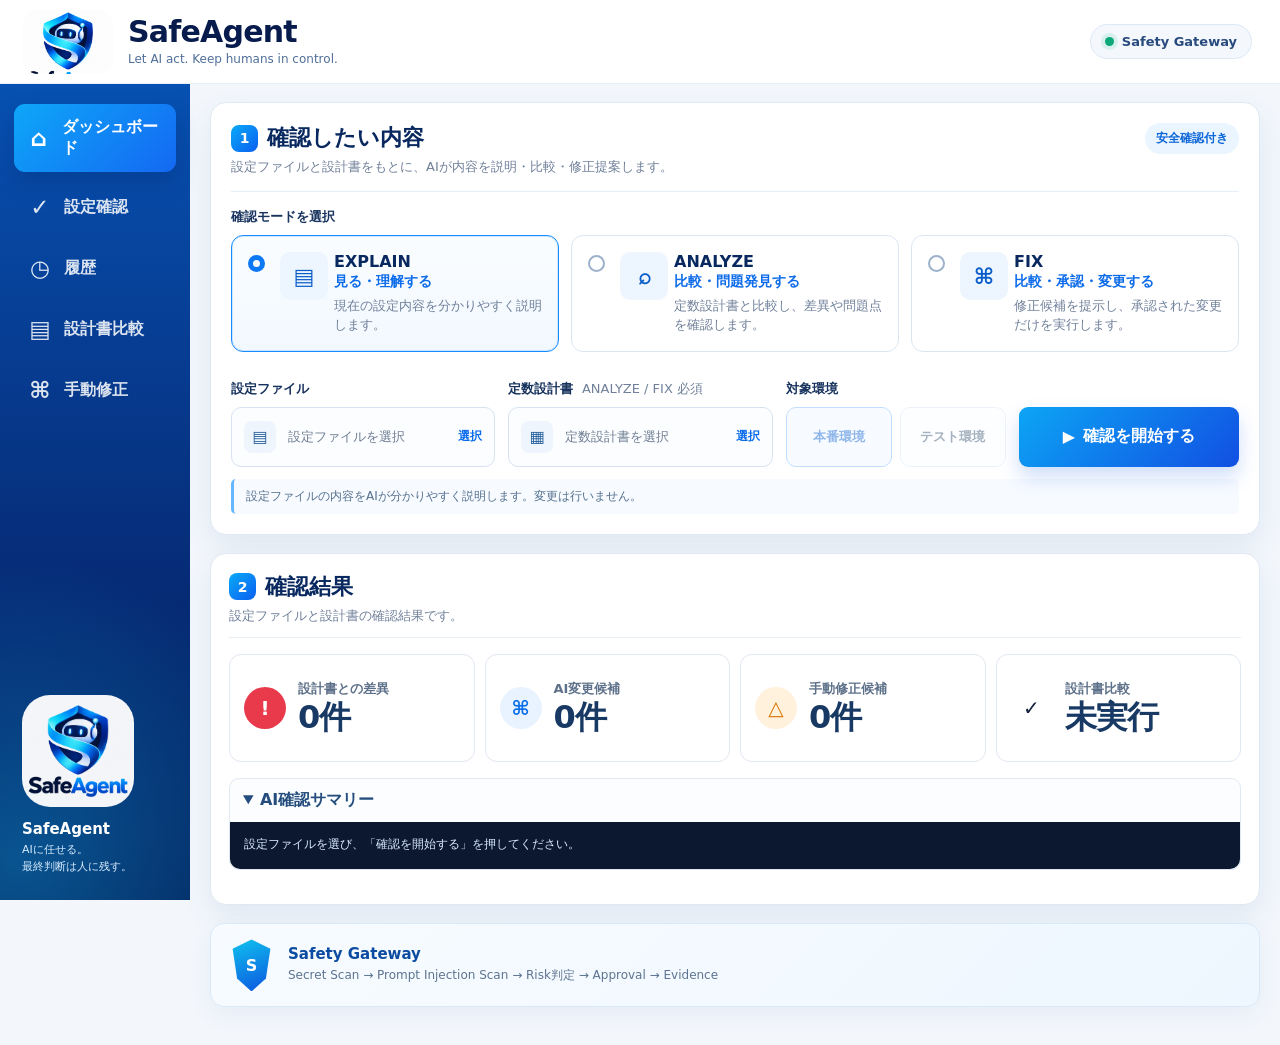
<file: src/main/resources/static/index.html>
<!DOCTYPE html>
<html lang="ja">
<head>
    <meta charset="UTF-8">
    <meta name="viewport" content="width=device-width, initial-scale=1.0">
    <title>SafeAgent</title>
    <link rel="stylesheet" href="style.css">
</head>
<body>

<header class="topbar">
    <div class="brand">
        <img src="safeagent-logo.jpeg" alt="SafeAgent" class="brand-logo">
        <div class="brand-copy">
            <strong>SafeAgent</strong>
            <span>Let AI act. Keep humans in control.</span>
        </div>
    </div>

    <div class="topbar-badge">
        <span class="status-dot"></span>
        Safety Gateway
    </div>
</header>

<div class="app-shell">
    <aside class="sidebar">
        <nav class="side-nav">
            <button class="nav-item active" onclick="scrollToSection('requestSection')">
                <span class="nav-icon">⌂</span>
                <span>ダッシュボード</span>
            </button>
            <button class="nav-item" onclick="scrollToSection('resultSection')">
                <span class="nav-icon">✓</span>
                <span>設定確認</span>
            </button>
            <button class="nav-item" onclick="loadAudit()">
                <span class="nav-icon">◷</span>
                <span>履歴</span>
            </button>
            <button class="nav-item" onclick="scrollToSection('resultSection')">
                <span class="nav-icon">▤</span>
                <span>設計書比較</span>
            </button>
            <button class="nav-item" onclick="openManualEdit()">
                <span class="nav-icon">⌘</span>
                <span>手動修正</span>
            </button>
        </nav>

        <div class="sidebar-brand">
            <img src="safeagent-logo.jpeg" alt="">
            <strong>SafeAgent</strong>
            <span>AIに任せる。</span>
            <span>最終判断は人に残す。</span>
        </div>
    </aside>

    <main class="main-content">
        <section id="requestSection" class="panel request-panel">
            <div class="section-header">
                <div>
                    <div class="section-title-row">
                        <span class="section-number">1</span>
                        <h1>確認したい内容</h1>
                    </div>
                    <p>設定ファイルと設計書をもとに、AIが内容を説明・比較・修正提案します。</p>
                </div>
                <span class="safe-chip">安全確認付き</span>
            </div>

            <p id="validationMessage" class="inline-message hidden" role="alert"></p>
            <div class="field-title">確認モードを選択</div>
            <div class="mode-grid">
                <label class="mode-card selected">
                    <input type="radio" name="requestMode" value="EXPLAIN" checked>
                    <span class="radio-mark"></span>
                    <span class="mode-icon">▤</span>
                    <span class="mode-copy">
                        <strong>EXPLAIN</strong>
                        <b>見る・理解する</b>
                        <small>現在の設定内容を分かりやすく説明します。</small>
                    </span>
                </label>

                <label class="mode-card">
                    <input type="radio" name="requestMode" value="ANALYZE">
                    <span class="radio-mark"></span>
                    <span class="mode-icon">⌕</span>
                    <span class="mode-copy">
                        <strong>ANALYZE</strong>
                        <b>比較・問題発見する</b>
                        <small>定数設計書と比較し、差異や問題点を確認します。</small>
                    </span>
                </label>

                <label class="mode-card">
                    <input type="radio" name="requestMode" value="FIX">
                    <span class="radio-mark"></span>
                    <span class="mode-icon">⌘</span>
                    <span class="mode-copy">
                        <strong>FIX</strong>
                        <b>比較・承認・変更する</b>
                        <small>修正候補を提示し、承認された変更だけを実行します。</small>
                    </span>
                </label>
            </div>

            <div class="input-grid">
                <div class="upload-box">
                    <div class="field-title">設定ファイル</div>
                    <label class="file-picker">
                        <span class="file-icon">▤</span>
                        <span id="configFileName">設定ファイルを選択</span>
                        <span class="file-action">選択</span>
                        <input type="file" id="file">
                    </label>
                </div>

                <div class="upload-box">
                    <div class="field-title">
                        定数設計書
                        <span class="field-hint">ANALYZE / FIX 必須</span>
                    </div>
                    <label class="file-picker">
                        <span class="file-icon">▦</span>
                        <span id="designFileName">定数設計書を選択</span>
                        <span class="file-action">選択</span>
                        <input type="file" id="designFile" accept=".xlsx">
                    </label>
                </div>

                <div class="environment-box">
                    <div class="field-title">対象環境</div>
                    <div class="environment-options">
                        <label class="environment-pill">
                            <input type="radio" name="environment" value="PROD" checked>
                            <span>本番環境</span>
                        </label>
                        <label class="environment-pill">
                            <input type="radio" name="environment" value="TEST">
                            <span>テスト環境</span>
                        </label>
                    </div>
                </div>

                <div class="run-box">
                    <button class="primary-button" onclick="runAgent()">
                        <span>▶</span>
                        確認を開始する
                    </button>
                </div>
            </div>

            <div id="modeRequirement" class="mode-requirement">
                設定ファイルの内容をAIが分かりやすく説明します。変更は行いません。
            </div>
        </section>

        
        <div class="stacked-flow">
            <section id="resultSection" class="panel result-panel">
                <div class="section-header compact">
                    <div>
                        <div class="section-title-row">
                            <span class="section-number">2</span>
                            <h2>確認結果</h2>
                        </div>
                        <p>設定ファイルと設計書の確認結果です。</p>
                    </div>
                </div>

                <div class="metrics-grid">
                    <div class="metric-card metric-danger">
                        <span class="metric-icon">!</span>
                        <div>
                            <span>設計書との差異</span>
                            <strong><span id="metricDifferences">0</span>件</strong>
                        </div>
                    </div>

                    <div class="metric-card metric-blue">
                        <span class="metric-icon">⌘</span>
                        <div>
                            <span>AI変更候補</span>
                            <strong><span id="metricAuto">0</span>件</strong>
                        </div>
                    </div>

                    <div class="metric-card metric-warn">
                        <span class="metric-icon">△</span>
                        <div>
                            <span>手動修正候補</span>
                            <strong><span id="metricManual">0</span>件</strong>
                        </div>
                    </div>

                    <div id="metricStatusCard" class="metric-card metric-ok">
                        <span class="metric-icon">✓</span>
                        <div>
                            <span>設計書比較</span>
                            <strong id="metricStatus">未実行</strong>
                        </div>
                    </div>
                </div>

                <details class="ai-summary" open>
                    <summary>AI確認サマリー</summary>
                    <pre id="result" aria-live="polite">設定ファイルを選び、「確認を開始する」を押してください。</pre>
                </details>

                <div id="designComparisonMessage" class="inline-message hidden"></div>

                <div id="designDifferencesSection" class="hidden result-table-block">
                    <div class="table-heading">
                        <h3>定数設計書との不一致</h3>
                        <span class="count-chip"><span id="designDifferenceCount">0</span>件</span>
                    </div>
                    <div class="table-scroll">
                        <table>
                            <thead>
                            <tr>
                                <th>No.</th>
                                <th>差異種別</th>
                                <th>対象位置／パス</th>
                                <th>設定項目名</th>
                                <th>実設定値</th>
                                <th>設計値</th>
                                <th>確認内容</th>
                            </tr>
                            </thead>
                            <tbody id="designDifferencesBody"></tbody>
                        </table>
                    </div>
                </div>

                <div id="findingsSection" class="hidden result-table-block">
                    <div class="table-heading">
                        <h3>AIが検出した問題</h3>
                        <span class="count-chip"><span id="findingCount">0</span>件</span>
                    </div>
                    <div class="table-scroll">
                        <table>
                            <thead>
                            <tr>
                                <th>No.</th>
                                <th>問題点</th>
                                <th>現在の設定</th>
                                <th>変更案</th>
                                <th>理由</th>
                                <th>自動変更</th>
                            </tr>
                            </thead>
                            <tbody id="findingsBody"></tbody>
                        </table>
                    </div>
                </div>
            </section>

            <section id="approvalSection" class="panel approval-panel fullwidth-approval hidden">
                <div class="section-header compact">
                    <div>
                        <div class="section-title-row">
                            <span class="section-number">3</span>
                            <h2>変更内容の確認</h2>
                        </div>
                        <p>AIが提案した変更候補です。変更する項目だけを選択してください。</p>
                    </div>
                    <div class="selection-badge">
                        選択中
                        <strong><span id="selectionCount">0</span> / 5件</strong>
                    </div>
                </div>

                <p id="approvalValidationMessage" class="inline-message hidden" role="alert"></p>
                <div class="table-scroll approval-scroll">
                    <table class="approval-table">
                        <thead>
                        <tr>
                            <th>選択</th>
                            <th>問題点</th>
                            <th>対象位置</th>
                            <th>現在の設定</th>
                            <th>変更する設定項目</th>
                            <th>現在の値</th>
                            <th>変更後の値</th>
                            <th>理由</th>
                        </tr>
                        </thead>
                        <tbody id="approvalChangesBody"></tbody>
                    </table>
                </div>

                <div class="approval-action-bar">
                    <span class="approval-help">
                        選択した項目だけを変更します。未選択の項目は変更されません。
                    </span>
                    <button class="primary-button approval-execute-button" onclick="approve()">
                        ✓ 選択した項目を変更する
                    </button>
                </div>
            </section>

            <section id="executionSection" class="panel hidden">
                <div class="section-header compact">
                    <div>
                        <div class="section-title-row">
                            <span class="section-number">4</span>
                            <h2>変更結果とEvidence</h2>
                        </div>
                        <p>変更後の実ファイルを再読込して、変更結果を確認します。</p>
                    </div>
                </div>

                <pre id="executionResult" aria-live="polite"></pre>

                <div id="executionChangesSection" class="hidden result-table-block">
                    <div class="table-scroll">
                        <table>
                            <thead>
                            <tr>
                                <th>No.</th>
                                <th>対象位置</th>
                                <th>変更した設定項目</th>
                                <th>変更後の値</th>
                                <th>実行結果</th>
                                <th>Evidence</th>
                            </tr>
                            </thead>
                            <tbody id="executionChangesBody"></tbody>
                        </table>
                    </div>
                </div>

                <div id="downloadSection" class="download-panel hidden">
                    <div>
                        <strong>変更後のファイルをEvidenceで確認しました。</strong>
                        <p>修正済みファイルを保存できます。</p>
                    </div>
                    <a id="downloadLink" class="download-link">
                        修正済みファイルをダウンロード
                    </a>
                </div>
            </section>

            <section class="safety-footer">
                <div class="shield-mark">S</div>
                <div class="safety-footer-copy">
                    <strong>Safety Gateway</strong>
                    <span>Secret Scan → Prompt Injection Scan → Risk判定 → Approval → Evidence</span>
                </div>
            </section>
        </div>
    </main>
</div>

<script src="app.js"></script>
</body>
</html>
</file>
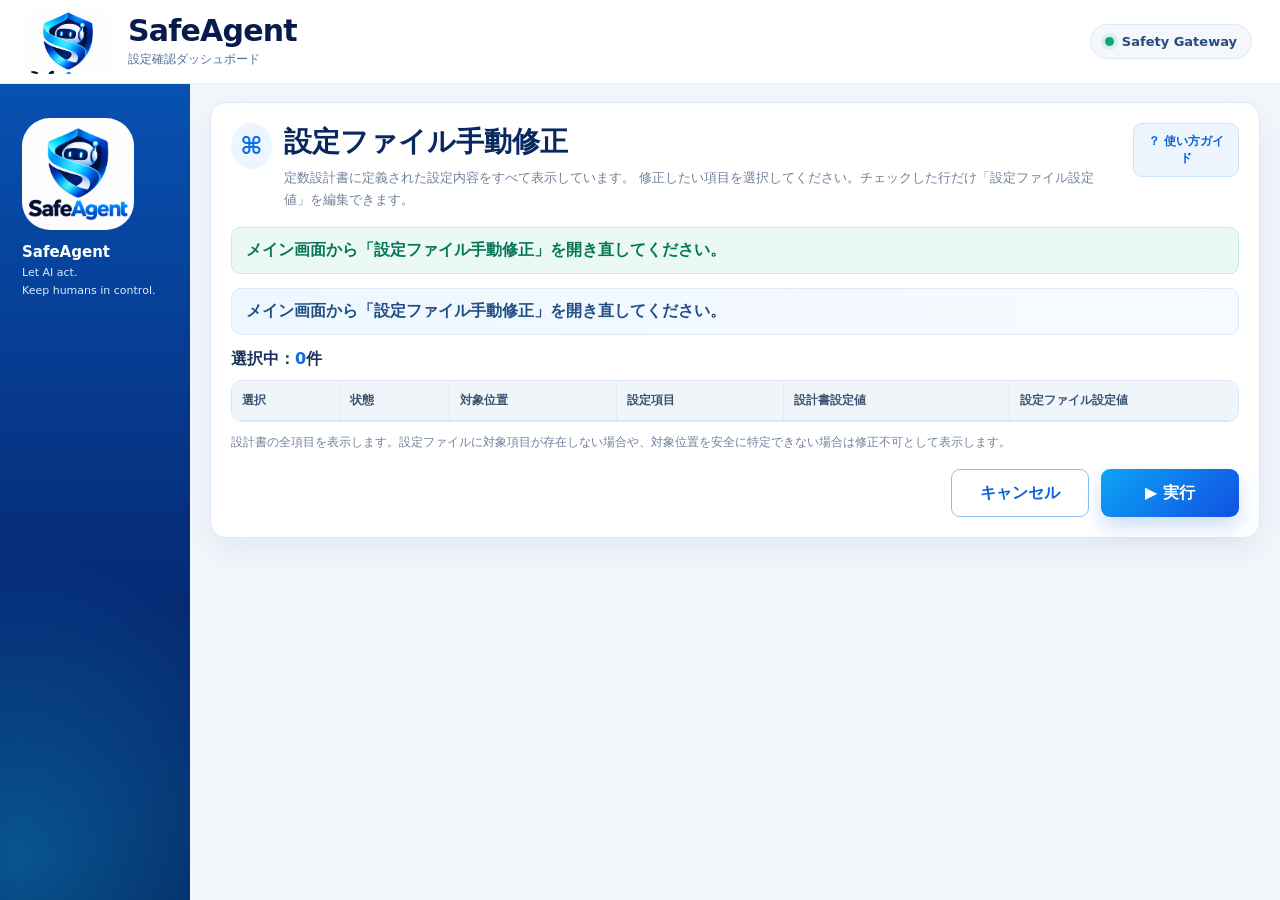
<file: src/main/resources/static/manual-edit.html>
<!DOCTYPE html>
<html lang="ja">
<head>
    <meta charset="UTF-8">
    <meta name="viewport" content="width=device-width, initial-scale=1.0">
    <title>SafeAgent | 設定ファイル手動修正</title>
    <style>
        :root {
            --navy: #071b4d;
            --blue: #0b6df6;
            --cyan: #12b8f4;
            --bg: #f3f7fc;
            --panel: #ffffff;
            --line: #dce6f2;
            --text: #13213b;
            --muted: #70809a;
            --danger: #e83a4b;
            --warning: #ed8b16;
            --success: #0aa878;
            --shadow: 0 12px 30px rgba(25,75,130,.09);
        }

        * { box-sizing: border-box; }

        body {
            margin: 0;
            font-family: "Yu Gothic UI", "Yu Gothic", "Meiryo", system-ui, sans-serif;
            color: var(--text);
            background: var(--bg);
        }

        button, input { font: inherit; }

        .hidden { display: none !important; }

        .topbar {
            height: 84px;
            display: flex;
            align-items: center;
            justify-content: space-between;
            padding: 10px 28px 10px 22px;
            background: #fff;
            border-bottom: 1px solid #e7edf5;
        }

        .brand {
            display: flex;
            align-items: center;
            gap: 14px;
        }

        .brand-logo {
            width: 92px;
            height: 64px;
            object-fit: cover;
            object-position: 50% 18%;
            border-radius: 16px;
        }

        .brand-copy {
            display: flex;
            flex-direction: column;
        }

        .brand-copy strong {
            color: var(--navy);
            font-size: 30px;
            line-height: 1;
            letter-spacing: -.8px;
        }

        .brand-copy span {
            margin-top: 5px;
            color: #4f6e99;
            font-size: 12px;
        }

        .topbar-badge {
            display: inline-flex;
            align-items: center;
            gap: 8px;
            padding: 9px 14px;
            color: #284a7c;
            background: #f4f8fd;
            border: 1px solid #dce8f6;
            border-radius: 999px;
            font-size: 13px;
            font-weight: 700;
        }

        .status-dot {
            width: 9px;
            height: 9px;
            background: var(--success);
            border-radius: 50%;
            box-shadow: 0 0 0 4px rgba(10,168,120,.12);
        }

        .app-shell {
            min-height: calc(100vh - 84px);
            display: grid;
            grid-template-columns: 190px minmax(0,1fr);
        }

        .sidebar {
            min-height: calc(100vh - 84px);
            padding: 20px 14px;
            display: flex;
            flex-direction: column;
            justify-content: space-between;
            color: #fff;
            background:
                radial-gradient(circle at 10% 95%, rgba(18,184,244,.35), transparent 38%),
                linear-gradient(180deg, #0751b2 0%, #062d79 58%, #031d57 100%);
        }

        .side-nav {
            display: flex;
            flex-direction: column;
            gap: 9px;
        }

        .nav-item {
            width: 100%;
            display: flex;
            align-items: center;
            gap: 12px;
            padding: 13px 14px;
            color: rgba(255,255,255,.86);
            background: transparent;
            border: 0;
            border-radius: 11px;
            cursor: pointer;
            text-align: left;
            font-weight: 700;
            text-decoration: none;
            cursor: pointer;
        }

        .nav-item:hover,
        .nav-item.active {
            color: #fff;
            background: linear-gradient(135deg, rgba(14,174,255,.92), rgba(21,106,246,.95));
            box-shadow: 0 10px 22px rgba(0,33,95,.24);
        }

        .nav-icon {
            width: 24px;
            text-align: center;
            font-size: 20px;
        }

        .sidebar-brand {
            padding: 14px 8px 4px;
            display: flex;
            flex-direction: column;
            color: #d8edff;
            font-size: 11px;
            line-height: 1.6;
        }

        .sidebar-brand img {
            width: 112px;
            height: 112px;
            object-fit: cover;
            object-position: 50% 18%;
            border-radius: 28px;
            margin-bottom: 10px;
        }

        .sidebar-brand strong {
            color: #fff;
            font-size: 15px;
        }

        .main {
            min-width: 0;
            padding: 18px 20px 38px;
        }

        .panel {
            background: #fff;
            border: 1px solid #e0e9f3;
            border-radius: 16px;
            box-shadow: var(--shadow);
            padding: 20px;
        }

        .header-row {
            display: flex;
            justify-content: space-between;
            align-items: flex-start;
            gap: 20px;
            margin-bottom: 16px;
        }

        .title-wrap {
            display: flex;
            gap: 12px;
            align-items: flex-start;
        }

        .title-icon {
            width: 46px;
            height: 46px;
            display: grid;
            place-items: center;
            border-radius: 50%;
            color: #0a6beb;
            background: #edf6ff;
            font-size: 24px;
            font-weight: 800;
        }

        h1 {
            margin: 0;
            color: #08285f;
            font-size: 28px;
        }

        .subtitle {
            margin: 6px 0 0;
            color: var(--muted);
            font-size: 13px;
            line-height: 1.7;
        }

        .help-chip {
            padding: 9px 13px;
            color: #0b63d5;
            background: #edf6ff;
            border: 1px solid #cfe4fb;
            border-radius: 9px;
            font-size: 12px;
            font-weight: 800;
            cursor: pointer;
        }

        .help-chip:hover {
            background: #e3f1ff;
            border-color: #9ccaf8;
        }

        .file-info {
            margin: 14px 0;
            padding: 12px 14px;
            color: #234f85;
            background: linear-gradient(90deg, #eef7ff, #f8fbff);
            border: 1px solid #dceafb;
            border-radius: 10px;
            font-weight: 700;
        }

        .validation-message {
            margin: 12px 0;
            padding: 12px 14px;
            color: #087557;
            background: #eaf9f4;
            border: 1px solid #c5eee1;
            border-radius: 9px;
            font-weight: 700;
        }

        .selection-row {
            margin: 12px 0 10px;
            display: flex;
            justify-content: space-between;
            align-items: center;
        }

        .selection-note {
            color: #18335e;
            font-weight: 800;
        }

        .selection-count {
            color: #0a6bea;
        }

        .table-wrap {
            overflow: auto;
            border: 1px solid var(--line);
            border-radius: 11px;
        }

        table {
            width: 100%;
            min-width: 1200px;
            border-collapse: collapse;
            background: #fff;
            font-size: 12px;
        }

        th {
            padding: 11px 10px;
            color: #3b5474;
            background: #f0f5fa;
            border-right: 1px solid #e1e9f1;
            border-bottom: 1px solid #dce6f2;
            text-align: left;
            white-space: nowrap;
        }

        td {
            padding: 9px 10px;
            color: #30465f;
            border-right: 1px solid #edf1f6;
            border-bottom: 1px solid #edf1f6;
            vertical-align: middle;
        }

        tbody tr:hover td { background: #f9fcff; }

        .manual-checkbox {
            width: 16px;
            height: 16px;
            accent-color: #0b78f6;
        }

        .status-chip {
            display: inline-flex;
            align-items: center;
            gap: 6px;
            padding: 5px 9px;
            border-radius: 999px;
            font-weight: 800;
            white-space: nowrap;
        }

        .status-ok {
            color: #087b5c;
            background: #e4f8f0;
        }

        .status-ng {
            color: #d82b3c;
            background: #ffe9ec;
        }

        .status-disabled {
            color: #52647c;
            background: #edf1f6;
        }

        .status-icon {
            width: 18px;
            height: 18px;
            display: inline-grid;
            place-items: center;
            border-radius: 50%;
            color: #fff;
            font-size: 11px;
            font-weight: 900;
        }

        .status-ok .status-icon { background: var(--success); }
        .status-ng .status-icon { background: var(--danger); }
        .status-disabled .status-icon { background: #718096; }

        .manual-value {
            width: 100%;
            min-width: 170px;
            padding: 8px 10px;
            color: #18335e;
            background: #fff;
            border: 1px solid #9cc6f5;
            border-radius: 7px;
            outline: none;
        }

        .manual-value:focus {
            border-color: #0b78f6;
            box-shadow: 0 0 0 3px rgba(11,120,246,.12);
        }

        .manual-value:disabled {
            color: #718096;
            background: #edf0f3;
            border-color: #d7dde5;
        }

        .muted-note {
            margin: 12px 0 0;
            color: var(--muted);
            font-size: 12px;
        }

        .actions {
            margin-top: 18px;
            display: flex;
            justify-content: flex-end;
            gap: 12px;
        }

        .primary-button,
        .secondary-button {
            min-width: 138px;
            min-height: 48px;
            padding: 10px 18px;
            border-radius: 9px;
            font-weight: 800;
            cursor: pointer;
        }

        .primary-button {
            color: #fff;
            border: 0;
            background: linear-gradient(135deg, #0ca5f5, #124fe2);
            box-shadow: 0 10px 20px rgba(17,91,223,.2);
        }

        .secondary-button {
            color: #0b63d5;
            background: #fff;
            border: 1px solid #8dbcf3;
        }

        button:disabled {
            opacity: .55;
            cursor: not-allowed;
        }

        .result-panel {
            margin-top: 16px;
        }

        .result-panel h2 {
            margin: 0 0 12px;
            color: #173964;
        }

        pre {
            margin: 0;
            padding: 15px;
            color: #dceaff;
            background: #0b1830;
            border-radius: 10px;
            white-space: pre-wrap;
            line-height: 1.65;
        }


        .help-overlay {
            position: fixed;
            inset: 0;
            z-index: 200;
            display: grid;
            place-items: center;
            padding: 24px;
            background: rgba(3, 25, 70, .48);
            backdrop-filter: blur(4px);
        }

        .help-dialog {
            width: min(760px, 96vw);
            max-height: 88vh;
            overflow: auto;
            background: #fff;
            border: 1px solid #dbe7f4;
            border-radius: 18px;
            box-shadow: 0 24px 70px rgba(4, 35, 90, .28);
        }

        .help-dialog-header {
            display: flex;
            align-items: flex-start;
            justify-content: space-between;
            gap: 16px;
            padding: 20px 22px 14px;
            border-bottom: 1px solid #e8eef6;
        }

        .help-dialog-title {
            display: flex;
            align-items: center;
            gap: 12px;
        }

        .help-dialog-icon {
            width: 42px;
            height: 42px;
            display: grid;
            place-items: center;
            border-radius: 12px;
            color: #fff;
            background: linear-gradient(135deg, #11b8f2, #0a61e9);
            font-weight: 900;
            font-size: 20px;
        }

        .help-dialog-header h2 {
            margin: 0;
            color: #08285f;
            font-size: 22px;
        }

        .help-dialog-header p {
            margin: 4px 0 0;
            color: var(--muted);
            font-size: 12px;
        }

        .help-close {
            width: 38px;
            height: 38px;
            border: 1px solid #d6e3f2;
            border-radius: 9px;
            color: #4d6685;
            background: #fff;
            cursor: pointer;
            font-size: 20px;
        }

        .help-close:hover {
            background: #f3f8fe;
        }

        .help-dialog-body {
            padding: 20px 22px;
        }

        .help-steps {
            display: grid;
            grid-template-columns: repeat(2, minmax(0, 1fr));
            gap: 12px;
        }

        .help-step {
            display: grid;
            grid-template-columns: 38px 1fr;
            gap: 12px;
            align-items: start;
            padding: 14px;
            border: 1px solid #dfe9f4;
            border-radius: 12px;
            background: #fbfdff;
        }

        .help-step-number {
            width: 34px;
            height: 34px;
            display: grid;
            place-items: center;
            border-radius: 10px;
            color: #0a68e8;
            background: #eaf4ff;
            font-weight: 900;
        }

        .help-step strong {
            display: block;
            margin-bottom: 4px;
            color: #173964;
            font-size: 13px;
        }

        .help-step span {
            color: #60758f;
            font-size: 12px;
            line-height: 1.65;
        }

        .help-note {
            margin-top: 14px;
            padding: 13px 15px;
            border-left: 4px solid #0b78f6;
            border-radius: 8px;
            color: #42617e;
            background: #f1f7ff;
            font-size: 12px;
            line-height: 1.7;
        }

        .help-note strong {
            color: #0b58bd;
        }

        .help-dialog-footer {
            display: flex;
            justify-content: flex-end;
            padding: 0 22px 20px;
        }

        .help-ok {
            min-width: 120px;
            min-height: 42px;
            border: 0;
            border-radius: 9px;
            color: #fff;
            background: linear-gradient(135deg, #0ca5f5, #124fe2);
            font-weight: 800;
            cursor: pointer;
        }

        @media (max-width: 700px) {
            .help-steps {
                grid-template-columns: 1fr;
            }
        }

        @media (max-width: 900px) {
            .app-shell { display: block; }
            .sidebar { min-height: auto; }
            .side-nav { flex-direction: row; overflow-x: auto; }
            .nav-item { width: auto; flex: 0 0 auto; }
            .sidebar-brand { display: none; }
            .main { padding: 10px; }
            .topbar-badge { display: none; }
        }
    
        /* 手動修正画面では左側ナビゲーションボタンを非表示 */
        .side-nav {
            display: none !important;
        }

</style>
</head>
<body>
<header class="topbar">
    <div class="brand">
        <img src="safeagent-logo.jpeg" alt="SafeAgent" class="brand-logo">
        <div class="brand-copy">
            <strong>SafeAgent</strong>
            <span>設定確認ダッシュボード</span>
        </div>
    </div>
    <div class="topbar-badge">
        <span class="status-dot"></span>
        Safety Gateway
    </div>
</header>

<div class="app-shell">
    <aside class="sidebar">
        <nav class="side-nav">
            <a class="nav-item" href="/">
                <span class="nav-icon">⌂</span><span>ダッシュボード</span>
            </a>
            <a class="nav-item" href="/#requestSection">
                <span class="nav-icon">✓</span><span>設定確認</span>
            </a>
            <a class="nav-item" href="/history.html">
                <span class="nav-icon">◷</span><span>作業履歴</span>
            </a>
            <a class="nav-item" href="/#resultSection">
                <span class="nav-icon">▤</span><span>設計書比較</span>
            </a>
            <a class="nav-item active" href="/manual-edit.html">
                <span class="nav-icon">⌘</span><span>手動修正</span>
            </a>
        </nav>

        <div class="sidebar-brand">
            <img src="safeagent-logo.jpeg" alt="">
            <strong>SafeAgent</strong>
            <span>Let AI act.</span>
            <span>Keep humans in control.</span>
        </div>
    </aside>

    <main class="main">
        <section class="panel">
            <div class="header-row">
                <div class="title-wrap">
                    <div class="title-icon">⌘</div>
                    <div>
                        <h1>設定ファイル手動修正</h1>
                        <p class="subtitle">
                            定数設計書に定義された設定内容をすべて表示しています。
                            修正したい項目を選択してください。チェックした行だけ「設定ファイル設定値」を編集できます。
                        </p>
                    </div>
                </div>
                <button class="help-chip" type="button" onclick="openHelp()">？ 使い方ガイド</button>
            </div>

            <p id="validationMessage" class="validation-message hidden" role="alert"></p>
            <div id="fileInfo" class="file-info">対象ファイル情報を読み込んでいます。</div>

            <div class="selection-row">
                <div class="selection-note">
                    選択中：<span id="manualSelectionCount" class="selection-count">0</span>件
                </div>
            </div>

            <div class="table-wrap">
                <table>
                    <thead>
                    <tr>
                        <th>選択</th>
                        <th>状態</th>
                        <th>対象位置</th>
                        <th>設定項目</th>
                        <th>設計書設定値</th>
                        <th>設定ファイル設定値</th>
                        <th>理由</th>
                    </tr>
                    </thead>
                    <tbody id="manualEditBody"></tbody>
                </table>
            </div>

            <p class="muted-note">
                設計書の全項目を表示します。設定ファイルに対象項目が存在しない場合や、対象位置を安全に特定できない場合は修正不可として表示します。
            </p>

            <div class="actions">
                <button class="secondary-button" onclick="window.close()">キャンセル</button>
                <button class="primary-button" onclick="executeManualEdit()">▶ 実行</button>
            </div>
        </section>

        <section id="manualResultSection" class="panel result-panel hidden">
            <h2>実行結果</h2>
            <pre id="manualResult"></pre>
        </section>
    </main>
</div>


<div id="helpOverlay" class="help-overlay hidden" role="dialog" aria-modal="true" aria-labelledby="helpTitle">
    <div class="help-dialog">
        <div class="help-dialog-header">
            <div class="help-dialog-title">
                <div class="help-dialog-icon">?</div>
                <div>
                    <h2 id="helpTitle">設定ファイル手動修正の使い方</h2>
                    <p>設計書の全項目を確認し、必要な設定だけ安全に手動修正します。</p>
                </div>
            </div>
            <button class="help-close" type="button" onclick="closeHelp()" aria-label="閉じる">×</button>
        </div>

        <div class="help-dialog-body">
            <div class="help-steps">
                <div class="help-step">
                    <div class="help-step-number">1</div>
                    <div>
                        <strong>設定内容を確認</strong>
                        <span>定数設計書の設定値と、現在の設定ファイル値を一覧で確認します。</span>
                    </div>
                </div>

                <div class="help-step">
                    <div class="help-step-number">2</div>
                    <div>
                        <strong>修正したい項目を選択</strong>
                        <span>左端のチェックボックスを選択します。手動修正では選択件数に上限はありません。</span>
                    </div>
                </div>

                <div class="help-step">
                    <div class="help-step-number">3</div>
                    <div>
                        <strong>設定ファイル設定値を編集</strong>
                        <span>チェックした行だけ「設定ファイル設定値」が編集可能になります。設計書設定値は変更できません。</span>
                    </div>
                </div>

                <div class="help-step">
                    <div class="help-step-number">4</div>
                    <div>
                        <strong>「実行」を押す</strong>
                        <span>入力した変更内容をSafeAgentへ送信します。未選択の行は変更されません。</span>
                    </div>
                </div>

                <div class="help-step">
                    <div class="help-step-number">5</div>
                    <div>
                        <strong>Java側で再確認</strong>
                        <span>対象位置・設定項目・現在値を実行直前に再確認し、対象を安全に特定できない場合は変更しません。</span>
                    </div>
                </div>

                <div class="help-step">
                    <div class="help-step-number">6</div>
                    <div>
                        <strong>Evidenceで変更確認</strong>
                        <span>変更後の設定ファイルを再読込し、指定した値へ変更されたことを確認します。</span>
                    </div>
                </div>

                <div class="help-step">
                    <div class="help-step-number">7</div>
                    <div>
                        <strong>修正済みファイルを保存</strong>
                        <span>Evidenceが成功した場合、修正後の設定ファイルをダウンロードできます。</span>
                    </div>
                </div>

                <div class="help-step">
                    <div class="help-step-number">!</div>
                    <div>
                        <strong>修正不可の項目</strong>
                        <span>設定ファイルに存在しない項目や、対象位置を安全に特定できない項目は修正不可として表示されます。</span>
                    </div>
                </div>
            </div>

            <div class="help-note">
                <strong>ポイント：</strong>
                「一致 / 修正可能」の項目も必要に応じて変更できます。
                「不一致 / 修正可能」は設計書との差異がある項目です。
                手動修正はAI提案の最大5件制限とは別機能のため、選択件数は無制限です。
            </div>
        </div>

        <div class="help-dialog-footer">
            <button class="help-ok" type="button" onclick="closeHelp()">確認しました</button>
        </div>
    </div>
</div>

<script>
    function openHelp() {
        document.getElementById('helpOverlay').classList.remove('hidden');
        document.body.style.overflow = 'hidden';
    }

    function closeHelp() {
        document.getElementById('helpOverlay').classList.add('hidden');
        document.body.style.overflow = '';
    }

    document.addEventListener('keydown', function(event) {
        if (event.key === 'Escape') {
            closeHelp();
        }
    });

    document.getElementById('helpOverlay').addEventListener('click', function(event) {
        if (event.target === this) {
            closeHelp();
        }
    });
</script>

<script src="manual-edit.js"></script>
</body>
</html>
</file>
<file: src/main/resources/static/style.css>
:root {
    --navy: #071b4d;
    --blue: #0b6df6;
    --cyan: #12b8f4;
    --sky: #eaf5ff;
    --bg: #f3f7fc;
    --panel: #ffffff;
    --line: #dbe5f2;
    --text: #13213b;
    --muted: #70809a;
    --danger: #e83a4b;
    --warning: #ed8b16;
    --success: #0aa878;
    --shadow: 0 12px 30px rgba(25, 75, 130, .09);
}

* {
    box-sizing: border-box;
}

html {
    scroll-behavior: smooth;
}

body {
    margin: 0;
    font-family: "Yu Gothic UI", "Yu Gothic", "Meiryo", system-ui, sans-serif;
    color: var(--text);
    background: var(--bg);
}

button,
input {
    font: inherit;
}

button {
    border: 0;
}

.hidden {
    display: none !important;
}

.topbar {
    position: sticky;
    top: 0;
    z-index: 50;
    height: 84px;
    display: flex;
    align-items: center;
    justify-content: space-between;
    padding: 10px 28px 10px 22px;
    background: rgba(255,255,255,.96);
    border-bottom: 1px solid #e7edf5;
    backdrop-filter: blur(10px);
}

.brand {
    display: flex;
    align-items: center;
    gap: 14px;
}

.brand-logo {
    width: 92px;
    height: 64px;
    object-fit: cover;
    object-position: 50% 18%;
    border-radius: 16px;
}

.brand-copy {
    display: flex;
    flex-direction: column;
}

.brand-copy strong {
    font-size: 30px;
    line-height: 1;
    letter-spacing: -.8px;
    color: var(--navy);
}

.brand-copy span {
    margin-top: 5px;
    color: #4f6e99;
    font-size: 12px;
}

.topbar-badge {
    display: inline-flex;
    align-items: center;
    gap: 8px;
    padding: 9px 14px;
    color: #284a7c;
    background: #f4f8fd;
    border: 1px solid #dce8f6;
    border-radius: 999px;
    font-size: 13px;
    font-weight: 700;
}

.status-dot {
    width: 9px;
    height: 9px;
    background: var(--success);
    border-radius: 50%;
    box-shadow: 0 0 0 4px rgba(10,168,120,.12);
}

.app-shell {
    min-height: calc(100vh - 84px);
    display: grid;
    grid-template-columns: 190px minmax(0, 1fr);
}

.sidebar {
    position: sticky;
    top: 84px;
    height: calc(100vh - 84px);
    padding: 20px 14px;
    display: flex;
    flex-direction: column;
    justify-content: space-between;
    background:
        radial-gradient(circle at 10% 95%, rgba(18,184,244,.35), transparent 38%),
        linear-gradient(180deg, #0751b2 0%, #062d79 58%, #031d57 100%);
    color: #fff;
}

.side-nav {
    display: flex;
    flex-direction: column;
    gap: 9px;
}

.nav-item {
    width: 100%;
    display: flex;
    align-items: center;
    gap: 12px;
    padding: 13px 14px;
    color: rgba(255,255,255,.86);
    background: transparent;
    border-radius: 11px;
    cursor: pointer;
    text-align: left;
    font-weight: 700;
}

.nav-item:hover,
.nav-item.active {
    color: #fff;
    background: linear-gradient(135deg, rgba(14,174,255,.92), rgba(21,106,246,.95));
    box-shadow: 0 10px 22px rgba(0, 33, 95, .24);
}

.nav-icon {
    width: 24px;
    text-align: center;
    font-size: 23px;
}

.sidebar-brand {
    padding: 14px 8px 4px;
    display: flex;
    flex-direction: column;
    color: #d8edff;
    font-size: 11px;
    line-height: 1.6;
}

.sidebar-brand img {
    width: 112px;
    height: 112px;
    object-fit: cover;
    object-position: 50% 18%;
    border-radius: 28px;
    margin-bottom: 10px;
    opacity: .96;
}

.sidebar-brand strong {
    font-size: 15px;
    color: #fff;
}

.main-content {
    min-width: 0;
    padding: 18px 20px 38px;
}

.panel {
    background: var(--panel);
    border: 1px solid #e0e9f3;
    border-radius: 16px;
    box-shadow: var(--shadow);
}

.request-panel {
    padding: 20px;
    margin-bottom: 18px;
}

.section-header {
    display: flex;
    align-items: flex-start;
    justify-content: space-between;
    gap: 20px;
    padding-bottom: 15px;
    border-bottom: 1px solid #e7eef6;
}

.section-header.compact {
    padding-bottom: 12px;
}

.section-header p,
.panel-description,
.safety-card p {
    margin: 5px 0 0;
    color: var(--muted);
    font-size: 13px;
}

.section-title-row {
    display: flex;
    align-items: center;
    gap: 9px;
}

.section-title-row h1,
.section-title-row h2 {
    margin: 0;
    color: #08285f;
    font-size: 22px;
}

.section-number {
    display: inline-grid;
    place-items: center;
    width: 27px;
    height: 27px;
    color: #fff;
    background: linear-gradient(135deg, #0aaaf7, #0b5ff1);
    border-radius: 8px;
    font-weight: 800;
    font-size: 14px;
}

.safe-chip,
.count-chip {
    display: inline-flex;
    align-items: center;
    padding: 7px 11px;
    color: #0d66d8;
    background: #eaf5ff;
    border-radius: 999px;
    font-size: 12px;
    font-weight: 800;
}

.field-title {
    margin: 16px 0 9px;
    font-size: 13px;
    font-weight: 800;
    color: #18335e;
}

.field-hint {
    margin-left: 4px;
    color: var(--muted);
    font-weight: 500;
}

.mode-grid {
    display: grid;
    grid-template-columns: repeat(3, minmax(0, 1fr));
    gap: 12px;
}

.mode-card {
    position: relative;
    min-height: 108px;
    display: grid;
    grid-template-columns: 22px 44px 1fr;
    align-items: start;
    gap: 10px;
    padding: 16px;
    background: #fff;
    border: 1px solid #dbe6f3;
    border-radius: 12px;
    cursor: pointer;
    transition: .18s ease;
}

.mode-card:hover {
    transform: translateY(-1px);
    border-color: #8ec6ff;
    box-shadow: 0 10px 22px rgba(13,102,216,.09);
}

.mode-card.selected {
    border-color: #188cff;
    background: linear-gradient(180deg, #fafdff 0%, #f2f8ff 100%);
    box-shadow: inset 0 0 0 1px rgba(24,140,255,.18);
}

.mode-card input {
    position: absolute;
    opacity: 0;
}

.radio-mark {
    width: 17px;
    height: 17px;
    margin-top: 3px;
    border: 2px solid #9db1cb;
    border-radius: 50%;
}

.mode-card.selected .radio-mark {
    border: 5px solid #0d78f4;
}

.mode-icon {
    width: 48px;
    height: 48px;
    display: grid;
    place-items: center;
    color: #0a5dc9;
    background: #edf6ff;
    border-radius: 10px;
    font-size: 22px;
    font-weight: 800;
}

.mode-copy {
    display: flex;
    flex-direction: column;
    gap: 2px;
}

.mode-copy strong {
    color: #08285f;
    font-size: 16px;
}

.mode-copy b {
    color: #0c6bea;
    font-size: 14px;
}

.mode-copy small {
    margin-top: 3px;
    color: var(--muted);
    line-height: 1.45;
}

.input-grid {
    margin-top: 12px;
    display: grid;
    grid-template-columns: 1.2fr 1.2fr 1fr 220px;
    gap: 13px;
    align-items: end;
}

.file-picker {
    min-height: 60px;
    display: grid;
    grid-template-columns: 34px 1fr auto;
    align-items: center;
    gap: 10px;
    padding: 10px 12px;
    border: 1px solid #d7e3f1;
    border-radius: 10px;
    background: #fbfdff;
    cursor: pointer;
}

.file-picker input {
    display: none;
}

.file-icon {
    display: grid;
    place-items: center;
    width: 32px;
    height: 32px;
    color: #2b659e;
    background: #eef5fd;
    border-radius: 8px;
}

.file-picker > span:nth-child(2) {
    overflow: hidden;
    text-overflow: ellipsis;
    white-space: nowrap;
    color: #6e7d92;
    font-size: 13px;
}

.file-picker > span.has-file {
    color: #173d74;
    font-weight: 700;
}

.file-action {
    color: #0a6bea;
    font-size: 12px;
    font-weight: 800;
}

.environment-options {
    display: grid;
    grid-template-columns: 1fr 1fr;
    gap: 8px;
}

.environment-pill input {
    display: none;
}

.environment-pill span {
    min-height: 60px;
    display: grid;
    place-items: center;
    padding: 8px;
    color: #365371;
    background: #fbfdff;
    border: 1px solid #d7e3f1;
    border-radius: 10px;
    cursor: pointer;
    font-weight: 700;
    font-size: 13px;
}

.environment-pill input:checked + span {
    color: #075ed0;
    border-color: #78b7ff;
    background: #edf6ff;
}

.environment-pill input:disabled + span {
    opacity: .45;
    cursor: not-allowed;
}

.primary-button,
.secondary-button,
.download-link {
    min-height: 48px;
    display: inline-flex;
    align-items: center;
    justify-content: center;
    gap: 8px;
    padding: 11px 16px;
    border-radius: 9px;
    cursor: pointer;
    text-decoration: none;
    font-weight: 800;
}

.primary-button {
    color: #fff;
    background: linear-gradient(135deg, #0ca5f5 0%, #124fe2 100%);
    box-shadow: 0 10px 20px rgba(17,91,223,.2);
}

.primary-button:hover {
    filter: brightness(1.04);
}

.secondary-button,
.download-link {
    color: #0b63d5;
    background: #fff;
    border: 1px solid #7db9fa;
}

button:disabled {
    opacity: .55;
    cursor: not-allowed;
}

.run-box .primary-button {
    width: 100%;
    min-height: 60px;
}

.full-width {
    width: 100%;
}

.mode-requirement {
    margin-top: 12px;
    padding: 9px 12px;
    color: #55718f;
    background: #f7faff;
    border-left: 3px solid #65b8ff;
    border-radius: 5px;
    font-size: 12px;
}

.content-grid {
    display: grid;
    grid-template-columns: minmax(0, 1fr) 350px;
    gap: 18px;
}

.left-column,
.right-column {
    min-width: 0;
}

.result-panel,
#executionSection,
.approval-panel,
.quick-actions,
.safety-card {
    padding: 18px;
}

.metrics-grid {
    margin: 16px 0;
    display: grid;
    grid-template-columns: repeat(4, minmax(0, 1fr));
    gap: 10px;
}

.metric-card {
    min-height: 108px;
    display: flex;
    align-items: center;
    gap: 12px;
    padding: 14px;
    border: 1px solid #e0e8f2;
    border-radius: 12px;
    background: #fff;
}

.metric-icon {
    width: 42px;
    height: 42px;
    display: grid;
    place-items: center;
    border-radius: 50%;
    font-size: 20px;
    font-weight: 900;
}

.metric-card > div {
    display: flex;
    flex-direction: column;
    gap: 2px;
}

/* メトリクスカードの見出しだけを小さくする。
   数字用の span にはこの指定を適用しない。 */
.metric-card > div > span:first-child {
    color: #5e718a;
    font-size: 13px;
    font-weight: 700;
}

/* 数字・状態をダッシュボードイメージに合わせて大きく表示する */
.metric-card strong,
.metric-card strong span {
    color: #173964;
    font-size: 32px;
    line-height: 1.1;
    font-weight: 900;
    letter-spacing: -0.8px;
}

.metric-card strong span + span {
    font-size: 15px;
    letter-spacing: 0;
}

.metric-danger .metric-icon {
    color: #fff;
    background: var(--danger);
}

.metric-blue .metric-icon {
    color: #0c6fea;
    background: #e8f3ff;
}

.metric-warn .metric-icon {
    color: #d67500;
    background: #fff1dc;
}

.metric-ok .metric-icon {
    color: #fff;
    background: var(--success);
}

.metric-ng .metric-icon {
    color: #fff;
    background: var(--danger);
}

.ai-summary {
    margin: 10px 0 16px;
    border: 1px solid #e0e8f1;
    border-radius: 10px;
    background: #fbfdff;
}

.ai-summary summary {
    padding: 11px 13px;
    cursor: pointer;
    color: #244d7d;
    font-weight: 800;
}

pre {
    margin: 0;
    padding: 14px;
    color: #dceaff;
    background: #0b1830;
    border-radius: 0 0 10px 10px;
    white-space: pre-wrap;
    overflow-wrap: anywhere;
    font-size: 12px;
    line-height: 1.65;
}

.inline-message {
    margin: 12px 0;
    padding: 12px 14px;
    color: #087557;
    background: #eaf9f4;
    border: 1px solid #c5eee1;
    border-radius: 9px;
    font-weight: 700;
}

.result-table-block {
    margin-top: 16px;
}

.table-heading {
    display: flex;
    align-items: center;
    justify-content: space-between;
    gap: 10px;
    margin-bottom: 9px;
}

.table-heading h3,
.quick-actions h3 {
    margin: 0;
    color: #173964;
    font-size: 15px;
}

.table-scroll {
    overflow: auto;
    border: 1px solid #dfe8f1;
    border-radius: 10px;
}

table {
    width: 100%;
    border-collapse: collapse;
    font-size: 12px;
    background: #fff;
}

th {
    padding: 10px;
    color: #405a76;
    background: #f0f5fa;
    border-bottom: 1px solid #dfe8f1;
    text-align: left;
    white-space: nowrap;
}

td {
    padding: 10px;
    border-bottom: 1px solid #edf1f6;
    vertical-align: top;
    color: #30465f;
}

tbody tr:last-child td {
    border-bottom: 0;
}

tbody tr:hover td {
    background: #f9fcff;
}

.right-column {
    display: flex;
    flex-direction: column;
    gap: 18px;
}

.approval-panel {
    position: sticky;
    top: 102px;
}

.selection-badge {
    margin: 12px 0;
    display: flex;
    justify-content: space-between;
    align-items: center;
    padding: 9px 12px;
    color: #315271;
    background: #f3f8fe;
    border-radius: 8px;
    font-size: 12px;
}

.approval-scroll {
    max-height: 420px;
    margin-bottom: 12px;
}

.approval-table {
    min-width: 1100px;
}

.quick-actions {
    display: flex;
    flex-direction: column;
    gap: 10px;
}

.safety-card {
    display: flex;
    gap: 12px;
    align-items: flex-start;
    background: linear-gradient(135deg, #f8fcff, #eef7ff);
}

.shield-mark {
    flex: 0 0 auto;
    width: 45px;
    height: 52px;
    display: grid;
    place-items: center;
    color: #fff;
    background: linear-gradient(160deg, #10c4ef, #0b54df);
    clip-path: polygon(50% 0, 92% 18%, 82% 75%, 50% 100%, 18% 75%, 8% 18%);
    font-weight: 900;
}

.safety-card strong {
    color: #0b4ba1;
}

.download-panel {
    margin-top: 14px;
    display: flex;
    align-items: center;
    justify-content: space-between;
    gap: 14px;
    padding: 14px;
    color: #0b5e48;
    background: #effaf6;
    border: 1px solid #caeee1;
    border-radius: 10px;
}

.download-panel p {
    margin: 3px 0 0;
    font-size: 12px;
}

#executionSection {
    margin-top: 18px;
}

@media (max-width: 1180px) {
    .input-grid {
        grid-template-columns: 1fr 1fr;
    }

    .content-grid {
        grid-template-columns: 1fr;
    }

    .approval-panel {
        position: static;
    }

    .right-column {
        display: grid;
        grid-template-columns: 1fr 1fr;
    }

    .approval-panel {
        grid-column: 1 / -1;
    }
}

@media (max-width: 820px) {
    .topbar {
        height: 72px;
    }

    .brand-logo {
        width: 68px;
        height: 48px;
    }

    .brand-copy strong {
        font-size: 24px;
    }

    .app-shell {
        display: block;
    }

    .sidebar {
        position: static;
        width: 100%;
        height: auto;
        padding: 8px;
    }

    .side-nav {
        flex-direction: row;
        overflow-x: auto;
    }

    .nav-item {
        width: auto;
        flex: 0 0 auto;
    }

    .sidebar-brand {
        display: none;
    }

    .main-content {
        padding: 10px;
    }

    .mode-grid,
    .metrics-grid,
    .input-grid,
    .right-column {
        grid-template-columns: 1fr;
    }

    .topbar-badge {
        display: none;
    }

    .section-header {
        flex-direction: column;
    }
}


/* ===== 下段横幅いっぱい方式 ===== */

.stacked-flow {
    display: flex;
    flex-direction: column;
    gap: 18px;
}

.fullwidth-approval {
    width: 100%;
}

.approval-panel {
    position: static;
}

.approval-panel .section-header {
    align-items: center;
}

.approval-panel .selection-badge {
    min-width: 150px;
    margin: 0;
    flex-shrink: 0;
}

.approval-scroll {
    max-height: none;
    margin-top: 16px;
    margin-bottom: 0;
}

.approval-table {
    min-width: 1250px;
}

.approval-table th,
.approval-table td {
    padding: 11px 12px;
}

.approval-table th:nth-child(1),
.approval-table td:nth-child(1) {
    width: 70px;
    text-align: center;
}

.approval-table th:nth-child(2),
.approval-table td:nth-child(2) {
    min-width: 180px;
}

.approval-table th:nth-child(3),
.approval-table td:nth-child(3) {
    min-width: 170px;
}

.approval-table th:nth-child(4),
.approval-table td:nth-child(4) {
    min-width: 220px;
}

.approval-table th:nth-child(5),
.approval-table td:nth-child(5) {
    min-width: 180px;
}

.approval-table th:nth-child(6),
.approval-table td:nth-child(6),
.approval-table th:nth-child(7),
.approval-table td:nth-child(7) {
    min-width: 120px;
}

.approval-table th:nth-child(8),
.approval-table td:nth-child(8) {
    min-width: 320px;
    line-height: 1.65;
}

.approval-action-bar {
    margin-top: 14px;
    display: flex;
    align-items: center;
    justify-content: space-between;
    gap: 18px;
}

.approval-help {
    color: #60758f;
    font-size: 12px;
}

.approval-execute-button {
    min-width: 260px;
}

.safety-footer {
    display: flex;
    align-items: center;
    gap: 14px;
    padding: 15px 18px;
    background: linear-gradient(135deg, #f7fbff, #eef7ff);
    border: 1px solid #d9e9f8;
    border-radius: 14px;
    box-shadow: 0 8px 24px rgba(25,75,130,.06);
}

.safety-footer-copy {
    display: flex;
    flex-direction: column;
    gap: 3px;
}

.safety-footer-copy strong {
    color: #0b4ba1;
    font-size: 15px;
}

.safety-footer-copy span {
    color: #5c7390;
    font-size: 12px;
    line-height: 1.6;
}

@media (max-width: 1180px) {
    .approval-action-bar {
        align-items: stretch;
        flex-direction: column;
    }

    .approval-execute-button {
        width: 100%;
    }
}
</file>
